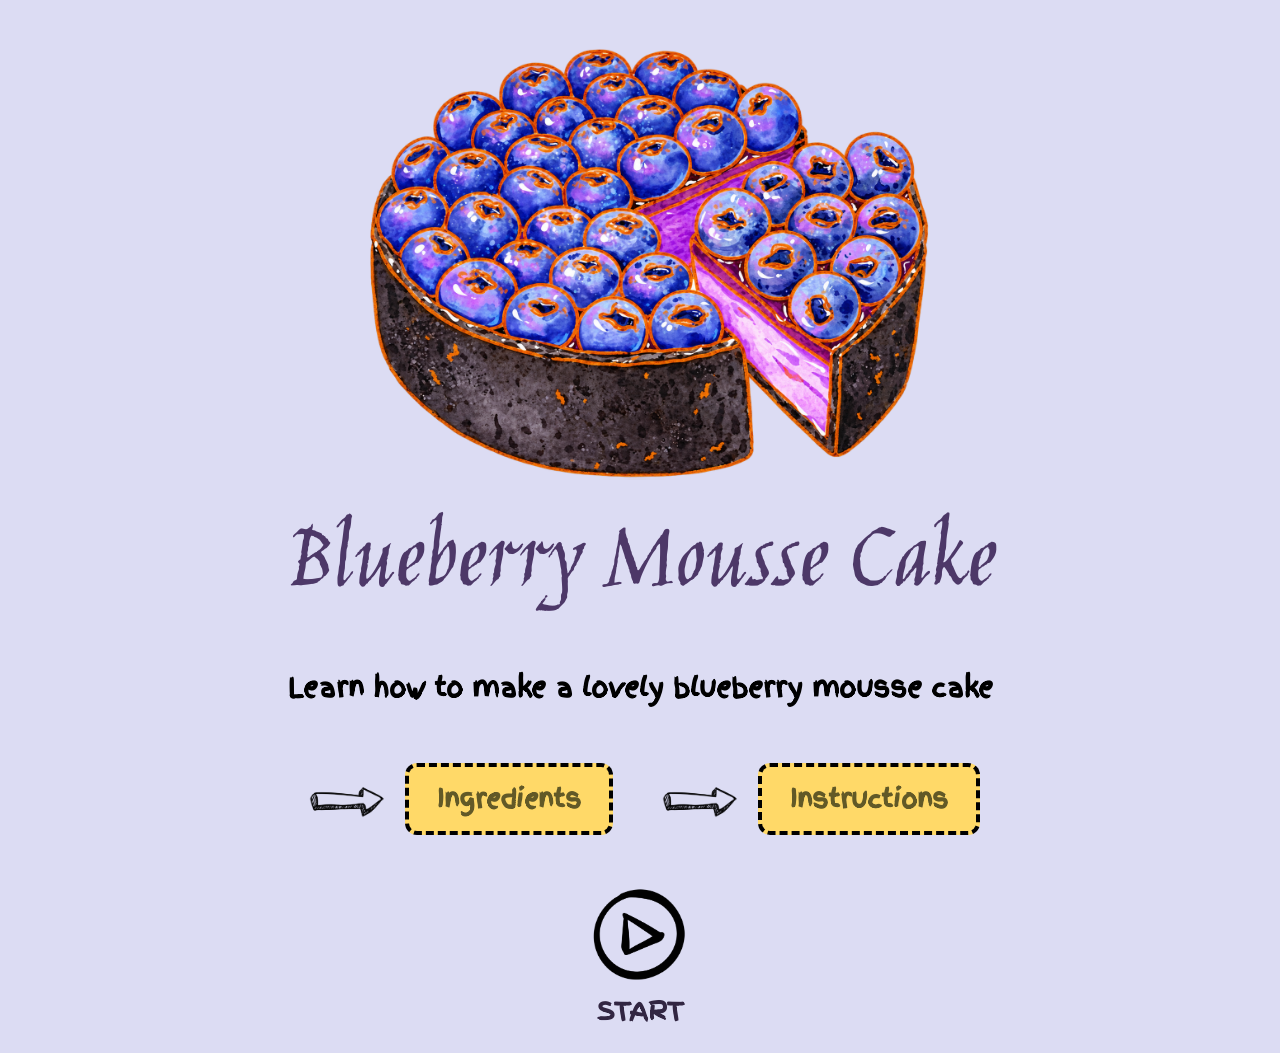
<file: index.html>
<!DOCTYPE html>
<html lang="en">
<head>
  <meta charset="UTF-8">
  <meta name="viewport" content="width=device-width, initial-scale=1.0">
  <title>Blueberry Mousse Cake</title>

  <link rel="preconnect" href="https://fonts.googleapis.com">
<link rel="preconnect" href="https://fonts.gstatic.com" crossorigin>
<link href="https://fonts.googleapis.com/css2?family=Finger+Paint&family=Rye&display=swap" rel="stylesheet">
<link rel="preconnect" href="https://fonts.googleapis.com">
<link rel="preconnect" href="https://fonts.gstatic.com" crossorigin>
<link href="https://fonts.googleapis.com/css2?family=Finger+Paint&family=Jim+Nightshade&family=Rye&display=swap" rel="stylesheet">

  <link rel="stylesheet" href="styles.css">
</head>
<body>
  <section class="home">
    <div class="firsttop-area">

      <img class="whole-cake" src="Whole-cake.png" alt="Blueberry Mousse Cake">

    </div>

    <h1>Blueberry Mousse Cake</h1>
    <p class="second-title">
      Learn how to make a lovely blueberry mousse cake

    </p>

    <div class="menu">
      <a href="Ingredients.html" class="menu-item">
        <img src="right-arrow.png" alt="right-arrow">
        <span>Ingredients</span>
      </a>

      <a href="Instructions.html" class="menu-item">
        <img src="right-arrow.png" alt="right-arrow">
        <span>Instructions</span>
      </a>
    </div>

    <a href="Ingredients.html" class="start-button">
      <img src="Button.png" alt="start-button">
      <p>START</p>

    </a>
  </section>
  
</body>
</html>
</file>
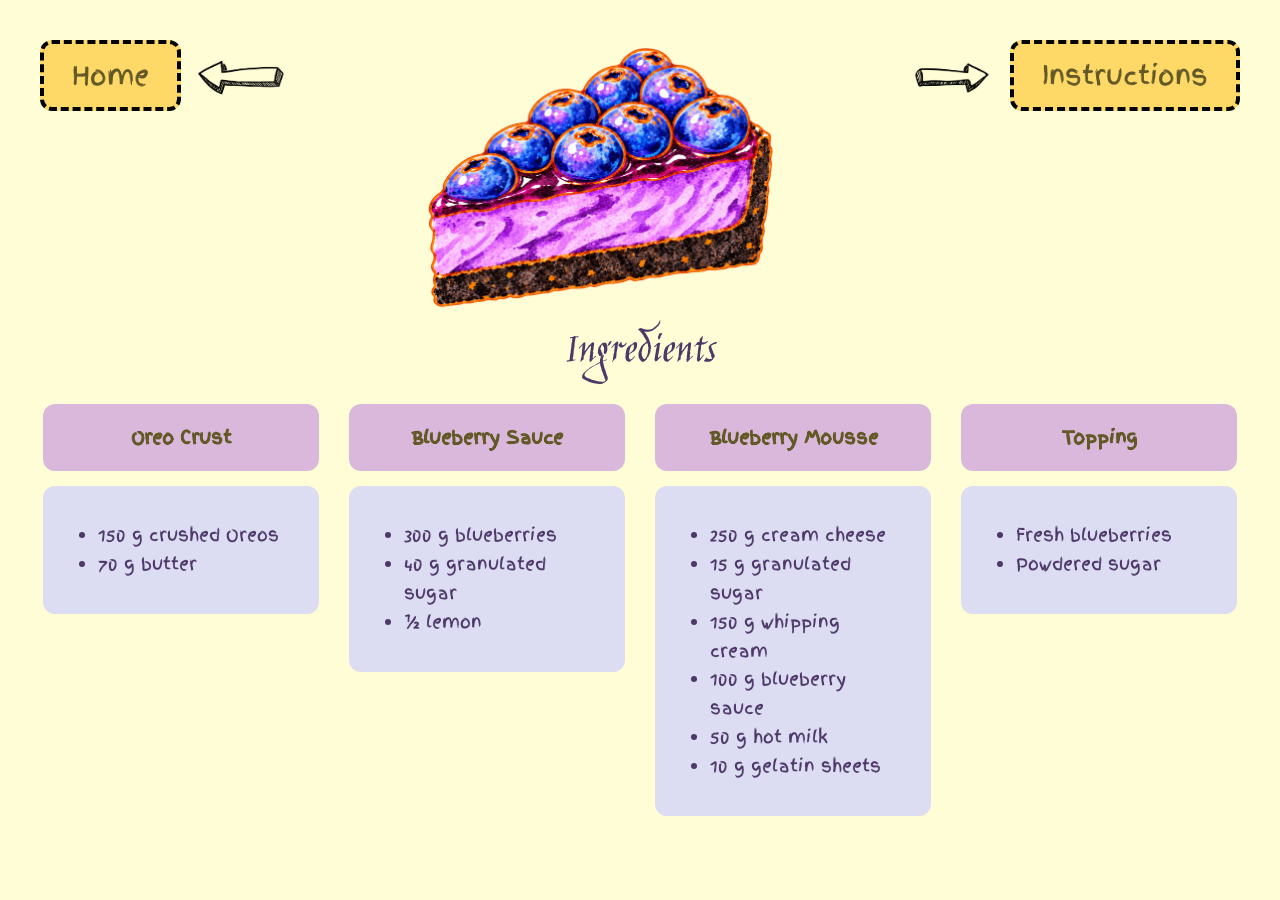
<file: Ingredients.html>
<!DOCTYPE html>
<html lang="en">
<head>
  <meta charset="UTF-8">
  <meta name="viewport" content="width=device-width, initial-scale=1.0">
  <title>Ingredients</title>

  <link rel="preconnect" href="https://fonts.googleapis.com">
<link rel="preconnect" href="https://fonts.gstatic.com" crossorigin>
<link href="https://fonts.googleapis.com/css2?family=Finger+Paint&family=Rye&display=swap" rel="stylesheet">
<link rel="preconnect" href="https://fonts.googleapis.com">
<link rel="preconnect" href="https://fonts.gstatic.com" crossorigin>
<link href="https://fonts.googleapis.com/css2?family=Finger+Paint&family=Jim+Nightshade&family=Rye&display=swap" rel="stylesheet">

  <link rel="stylesheet" href="styles.css">
</head>

<body>
    
    <section class="Ingredients-page">

        <div class="Ingredients-upper">

            <a href="index.html" class="Ingredients-home-button">
                <span>Home</span>
                <img src="left-arrow.png" alt="left-home-arrow">
            </a>

            <img class="piece-cake" src="piece-cake.png" alt="piece-cake">

            <a href="Instructions.html" class="Instructions-instructions-button">
                <img src="right-arrow.png" alt="right-instructions-arrow">
                <span>Instructions</span>
            </a>
            
        </div>

        <h1 class="Ingredients-title">Ingredients</h1>

        <div class="Ingredients-steps">

            <div class="Ingredients-food-title">
                <h2>Oreo Crust</h2>

                <div class="Ingredients-make-steps">
                    <ul>
                        <li>150 g crushed Oreos</li>
                        <li>70 g butter</li>
                    </ul>
                </div>
            </div>

            <div class="Ingredients-food-title">
                <h2>Blueberry Sauce </h2>

                <div class="Ingredients-make-steps">
                    <ul>
                        <li>300 g blueberries</li>
                        <li>40 g granulated sugar</li>
                        <li>½ lemon</li>
                    </ul>
                </div>
            </div>

            <div class="Ingredients-food-title">
                <h2>Blueberry Mousse</h2>

                <div class="Ingredients-make-steps">
                    <ul>
                        <li>250 g cream cheese</li>
                        <li>15 g granulated sugar</li>
                        <li>150 g whipping cream</li>
                        <li>100 g blueberry sauce</li>
                        <li>50 g hot milk</li>
                        <li>10 g gelatin sheets</li>
                    </ul>
                </div>
            </div>

            <div class="Ingredients-food-title">
                <h2>Topping </h2>

                <div class="Ingredients-make-steps">
                    <ul>
                        <li>Fresh blueberries</li>
                        <li>Powdered sugar</li>
                    </ul>
                </div>
            </div>
        </div>
    </section>
</body>
</file>
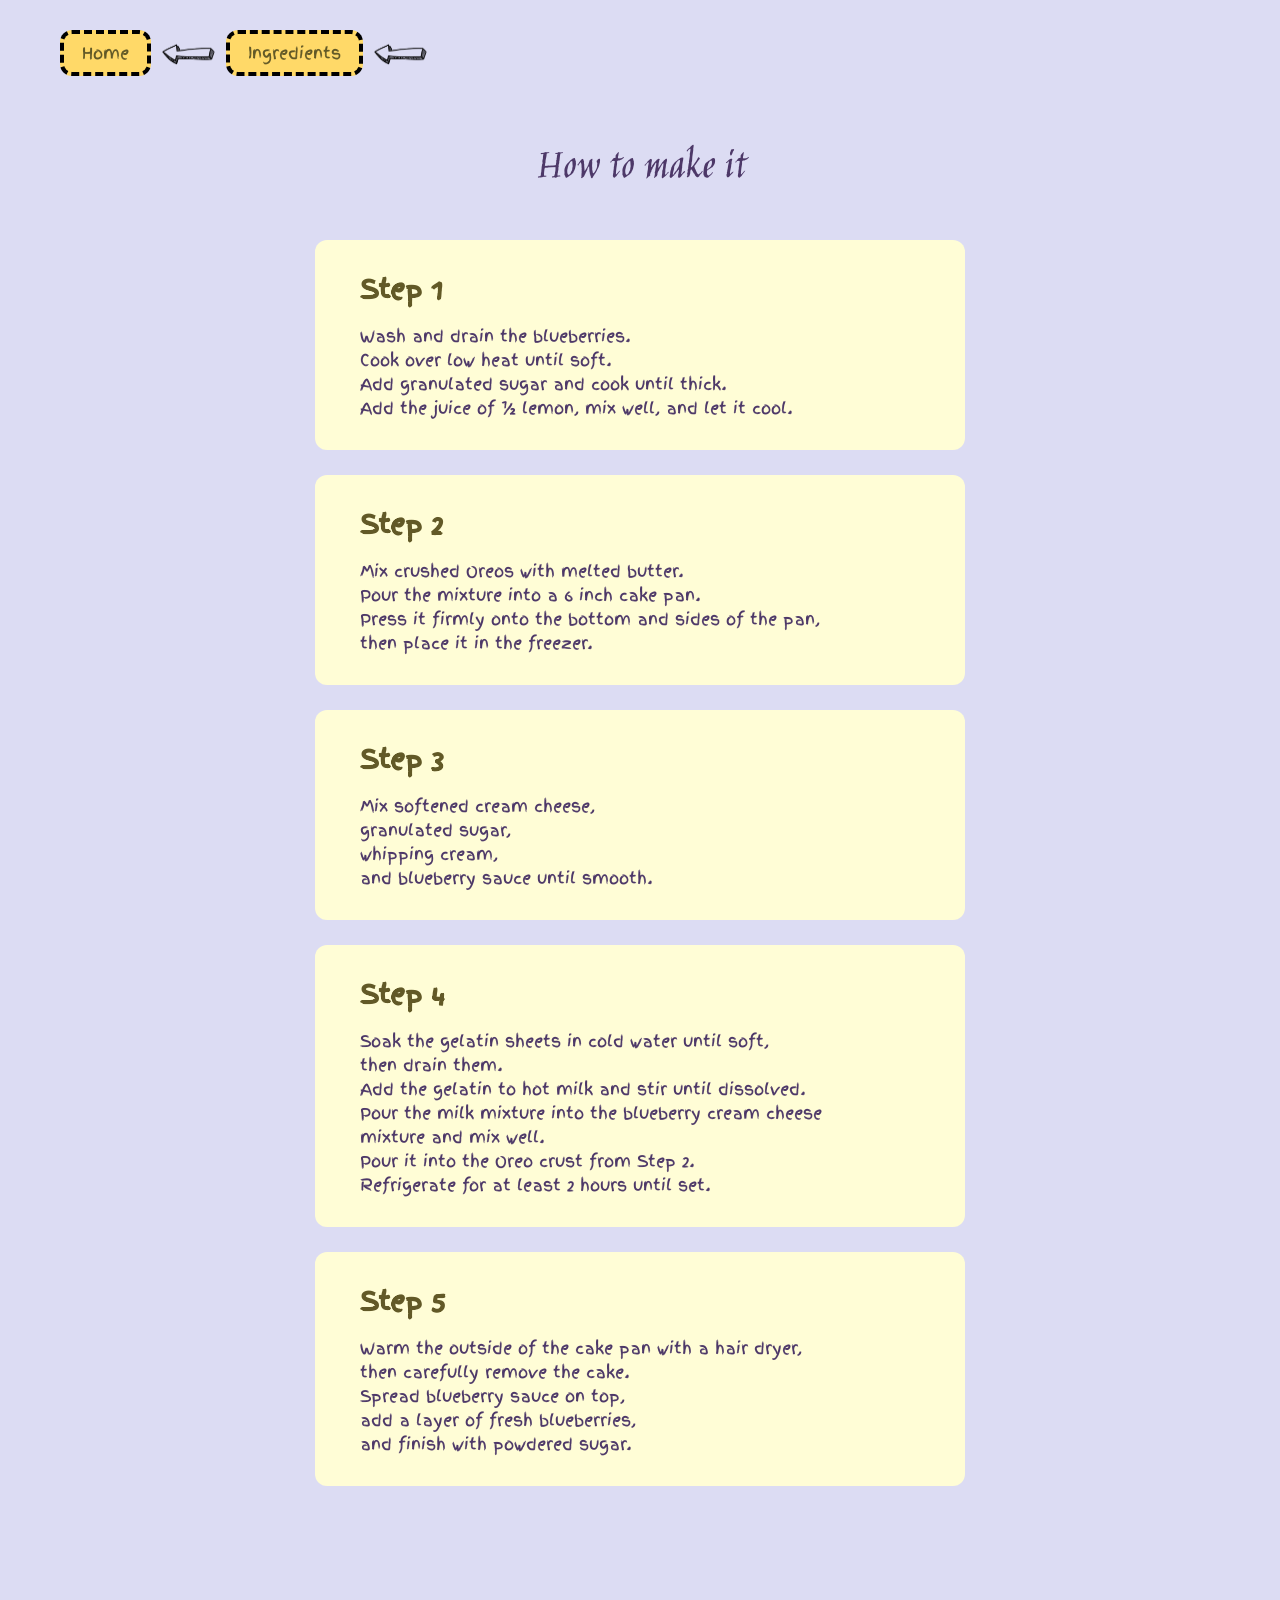
<file: Instructions.html>
<!DOCTYPE html>
<html lang="en">
<head>
  <meta charset="UTF-8">
  <meta name="viewport" content="width=device-width, initial-scale=1.0">
  <title>Instructions</title>

  <link rel="preconnect" href="https://fonts.googleapis.com">
<link rel="preconnect" href="https://fonts.gstatic.com" crossorigin>
<link href="https://fonts.googleapis.com/css2?family=Finger+Paint&family=Rye&display=swap" rel="stylesheet">
<link rel="preconnect" href="https://fonts.googleapis.com">
<link rel="preconnect" href="https://fonts.gstatic.com" crossorigin>
<link href="https://fonts.googleapis.com/css2?family=Finger+Paint&family=Jim+Nightshade&family=Rye&display=swap" rel="stylesheet">

  <link rel="stylesheet" href="styles.css">
</head>
<body>

  <section class="Instructions-page">

    <!-- Navigation -->

    <div class="Instructions-button">

      <a href="index.html" class="Instructions-button">
        <span>Home</span>
        <img src="left-arrow.png" alt="left arrow">
      </a>

      <a href="Ingredients.html" class="Instructions-button">
        <span>Ingredients</span>
        <img src="left-arrow.png" alt="left arrow">
      </a>

    </div>


    <!-- Page Title -->

    <h1 class="Instructions-title">How to make it</h1>


    <!-- Step 1 -->

    <div class="Instructions-step">

      <h2>Step 1</h2>

      <p>
        Wash and drain the blueberries.<br>
        Cook over low heat until soft.<br>
        Add granulated sugar and cook until thick.<br>
        Add the juice of ½ lemon, mix well, and let it cool.
      </p>

    </div>


    <!-- Step 2 -->

    <div class="Instructions-step">

      <h2>Step 2</h2>

      <p>
        Mix crushed Oreos with melted butter.<br>
        Pour the mixture into a 6 inch cake pan.<br>
        Press it firmly onto the bottom and sides of the pan,<br>
        then place it in the freezer.
      </p>

    </div>


    <!-- Step 3 -->

    <div class="Instructions-step">

      <h2>Step 3</h2>

      <p>
        Mix softened cream cheese,<br>
        granulated sugar,<br>
        whipping cream,<br>
        and blueberry sauce until smooth.
      </p>

    </div>


    <!-- Step 4 -->

    <div class="Instructions-step">

      <h2>Step 4</h2>

      <p>
        Soak the gelatin sheets in cold water until soft,<br>
        then drain them.<br>
        Add the gelatin to hot milk and stir until dissolved.<br>
        Pour the milk mixture into the blueberry cream cheese<br>
        mixture and mix well.<br>
        Pour it into the Oreo crust from Step 2.<br>
        Refrigerate for at least 2 hours until set.
      </p>

    </div>


    <!-- Step 5 -->

    <div class="Instructions-step">

      <h2>Step 5</h2>

      <p>
        Warm the outside of the cake pan with a hair dryer,<br>
        then carefully remove the cake.<br>
        Spread blueberry sauce on top,<br>
        add a layer of fresh blueberries,<br>
        and finish with powdered sugar.
      </p>

    </div>

  </section>

</body>
</html>
</file>
<file: styles.css>
body{
  margin: 0%;
  background-color: #dcdcf3;
  font-family: Cambria, Cochin, Georgia, Times, 'Times New Roman', serif;
}

a{
  text-decoration: none;
}

.home{
  min-height: 100vh;
  text-align: center;
  padding-top: 30px;
}

.firsttop-area{
  position: relative;
  width: 900px;
  max-width: 90%;
  margin: auto;
}

.whole-cake{
  width: 680px;
  max-width: 100%;
  max-height: 50vh;
  object-fit: contain;
}

.menu{
  display: flex;
  justify-content: center;
  flex-wrap: wrap;
  gap: 40px;
}

.menu-item {
  display: flex;
  align-items: center;
  gap: 15px;
  margin-bottom: 35px;
}

.menu-item img {
  width: 90px;
}

.menu-item span {
  background-color: #ffd968;
  border: 4px dashed black;
  border-radius: 12px;
  padding: 14px 28px;
  font-family: "Finger Paint", sans-serif;
  font-size: 25px;
  font-weight: bold;
  color: #625927;
}

h1 {
  margin-top: 10px;
  font-size: 100px;
  color: #4d3868;
    font-family: "Jim Nightshade", cursive;
  font-weight: normal;
}

.second-title {
  margin-top: -20px;
  font-family: "Finger Paint", sans-serif;
  font-size: 26px;
  font-weight: bold;
  transform: translateY(-30px);
}

.start-button {
  display: inline-block;
  margin-top: 15px;
  color: #322642;
}

.start-button img {
  width: 120px;
}

.start-button p {
  margin-top: 5px;
  font-size: 24px;
  font-weight: bold;
  font-family: "Finger Paint", sans-serif;
}

/* Ingredients */

.Ingredients-page {
  min-height: 100vh;
  background-color: #fffdd6;
  padding: 40px;
  box-sizing: border-box;
  text-align: center;
}

.Ingredients-upper {
  display: flex;
  align-items: flex-start;
  justify-content: space-between;
}

.Ingredients-home-button,
.Instructions-instructions-button {
  display: flex;
  align-items: center;
  gap: 15px;
  text-decoration: none;
}

.Ingredients-home-button img,
.Instructions-instructions-button img {
  width: 90px;
}

.Ingredients-home-button span,
.Instructions-instructions-button span {
  background-color: #ffd968;
  border: 4px dashed black;
  border-radius: 12px;
  padding: 12px 28px;
  font-family: "Finger Paint", sans-serif;
  font-size: 26px;
  color: #625927;
}

.piece-cake {
  width: 360px;
}

.Ingredients-title {
  font-family: "Jim Nightshade", cursive;
  font-size: 45px;
  color: #4d3868;
  margin-top: 10px;
  margin-bottom: 20px;
}

.Ingredients-steps {
  display: flex;
  gap: 30px;
  justify-content: center;
}

.Ingredients-food-title {
  width: 23%;
}

.Ingredients-food-title h2 {
  background-color: #dab8dc;
  border-radius: 12px;
  padding: 20px 10px;
  font-family: "Finger Paint", sans-serif;
  font-size: 18px;
  color: #625927;
  margin: 0 0 15px 0;
}

.Ingredients-make-steps {
  background-color: #dcdcf3;
  border-radius: 12px;
  padding: 35px 30px;
  box-sizing: border-box;
  text-align: left;
}

.Ingredients-make-steps ul {
  margin: 0;
  padding-left: 25px;
  font-family: "Finger Paint", sans-serif;
  font-size: 17px;
  line-height: 1.7;
  color: #4d3868;
}

/* ========================
   INSTRUCTIONS PAGE
   ======================== */

.Instructions-page {
  min-height: 100vh;
  background-color: #dcdcf3;
  padding: 30px 60px 100px 60px;
  box-sizing: border-box;
}

.Instructions-nav {
  display: flex;
  flex-direction: column;
  gap: 15px;
  width: 180px;
}

.Instructions-button {
  display: flex;
  align-items: center;
  gap: 10px;
  text-decoration: none;
}

.Instructions-button span {
  background-color: #ffd968;
  border: 4px dashed black;
  border-radius: 12px;
  padding: 7px 18px;
  font-family: "Finger Paint", sans-serif;
  font-size: 16px;
  color: #625927;
}

.Instructions-button img {
  width: 55px;
}

.Instructions-title {
  text-align: center;
  font-family: "Jim Nightshade", cursive;
  font-size: 45px;
  color: #4d3868;
  margin-top: 60px;
  margin-bottom: 40px;
}

.Instructions-step {
  width: 650px;
  max-width: 80%;
  margin: 0 auto 25px auto;
  background-color: #fffdd6;
  border-radius: 12px;
  padding: 30px 45px;
  box-sizing: border-box;
}

.Instructions-step h2 {
  font-family: "Finger Paint", sans-serif;
  font-size: 26px;
  color: #625927;
  margin-top: 0;
  margin-bottom: 15px;
}

.Instructions-step p {
  font-family: "Finger Paint", sans-serif;
  font-size: 16px;
  line-height: 1.5;
  color: #4d3868;
  margin: 0;
}

.whole-cake:hover,
.piece-cake:hover {
  animation: cake-wiggle 0.6s ease-in-out;
}

@keyframes cake-wiggle {
  0%   { transform: rotate(0deg) scale(1); }
  25%  { transform: rotate(-4deg) scale(1.05); }
  50%  { transform: rotate(4deg) scale(1.05); }
  75%  { transform: rotate(-2deg) scale(1.03); }
  100% { transform: rotate(0deg) scale(1); }
}
</file>
